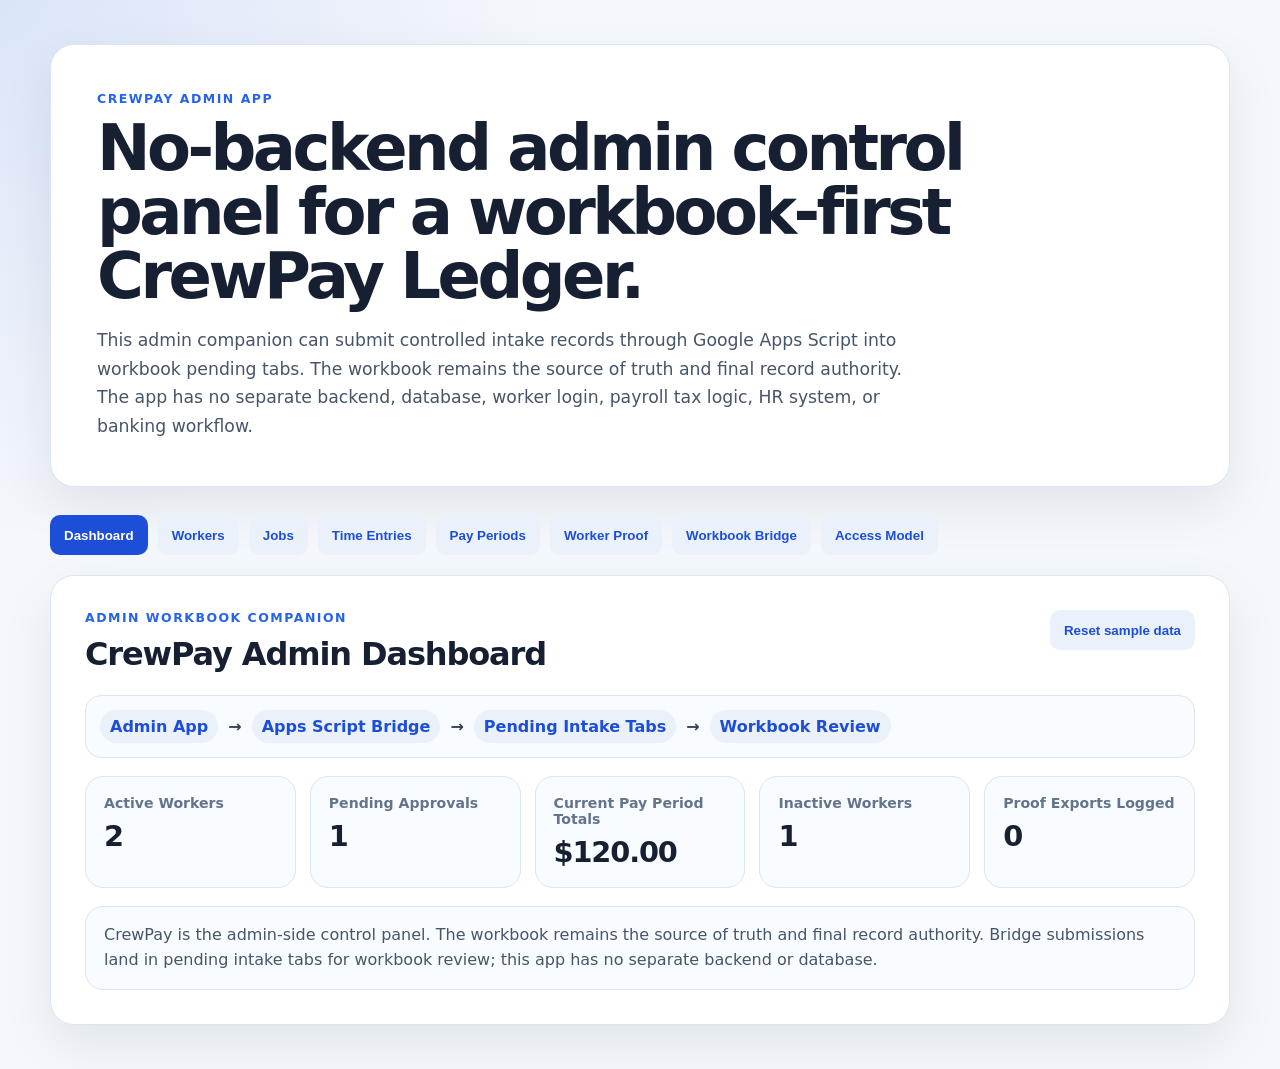
<file: index.html>
<!doctype html>
<html lang="en">
  <head>
    <meta charset="UTF-8" />
    <meta name="viewport" content="width=device-width, initial-scale=1.0" />
    <title>CrewPay Admin App | CrewPay Ledger</title>
    <link rel="stylesheet" href="./styles.css" />
  </head>
  <body>
    <header class="hero">
      <div>
        <p class="eyebrow">CrewPay Admin App</p>
        <h1>No-backend admin control panel for a workbook-first CrewPay Ledger.</h1>
        <p>
          This admin companion can submit controlled intake records through Google Apps Script into
          workbook pending tabs. The workbook remains the source of truth and final record authority.
          The app has no separate backend, database, worker login, payroll tax logic, HR system, or banking workflow.
        </p>
      </div>
    </header>

    <nav class="nav" aria-label="MVP sections">
      <button class="nav-button active" data-section="dashboard">Dashboard</button>
      <button class="nav-button" data-section="workers">Workers</button>
      <button class="nav-button" data-section="jobs">Jobs</button>
      <button class="nav-button" data-section="time">Time Entries</button>
      <button class="nav-button" data-section="periods">Pay Periods</button>
      <button class="nav-button" data-section="proof">Worker Proof</button>
      <button class="nav-button" data-section="bridge">Workbook Bridge</button>
      <button class="nav-button" data-section="access">Access Model</button>
    </nav>

    <main id="app" aria-live="polite"></main>

    <script src="./src/ledger-core.js"></script>
    <script src="./app.js"></script>
  </body>
</html>
</file>
<file: styles.css>
:root {
  color-scheme: light;
  font-family:
    Inter, ui-sans-serif, system-ui, -apple-system, BlinkMacSystemFont, "Segoe UI", sans-serif;
  background: #f4f7fb;
  color: #172033;
}

* {
  box-sizing: border-box;
}

body {
  margin: 0;
  min-height: 100vh;
  background:
    radial-gradient(circle at top left, rgba(37, 99, 235, 0.12), transparent 34rem),
    #f4f7fb;
}

.hero,
.nav,
main {
  width: min(1180px, calc(100% - 32px));
  margin: 0 auto;
}

.hero {
  padding: 44px 0 20px;
}

.hero > div,
.panel {
  background: #ffffff;
  border: 1px solid #dbe5f3;
  border-radius: 24px;
  box-shadow: 0 20px 52px rgba(15, 23, 42, 0.08);
}

.hero > div {
  padding: clamp(24px, 5vw, 46px);
}

.eyebrow {
  margin: 0 0 10px;
  color: #2563eb;
  font-size: 0.78rem;
  font-weight: 800;
  letter-spacing: 0.12em;
  text-transform: uppercase;
}

h1,
h2,
h3,
p {
  margin-top: 0;
}

h1 {
  max-width: 900px;
  margin-bottom: 18px;
  font-size: clamp(2rem, 5vw, 4.1rem);
  line-height: 1;
  letter-spacing: -0.055em;
}

.hero p:not(.eyebrow) {
  max-width: 820px;
  margin-bottom: 0;
  color: #475569;
  font-size: 1.08rem;
  line-height: 1.65;
}

.nav {
  display: flex;
  flex-wrap: wrap;
  gap: 10px;
  padding: 8px 0 20px;
}

button {
  min-height: 40px;
  cursor: pointer;
  border: 0;
  border-radius: 10px;
  padding: 10px 14px;
  background: #2563eb;
  color: #ffffff;
  font-weight: 800;
}

button:disabled {
  cursor: not-allowed;
  opacity: 0.45;
}

.secondary,
.nav-button {
  background: #eaf1fb;
  color: #1d4ed8;
}

.nav-button.active {
  background: #1d4ed8;
  color: #ffffff;
}

main {
  padding-bottom: 44px;
}

.panel {
  padding: clamp(20px, 4vw, 34px);
}

.section-title {
  display: flex;
  align-items: flex-start;
  justify-content: space-between;
  gap: 18px;
  margin-bottom: 22px;
}

.section-title h2 {
  margin-bottom: 0;
  font-size: clamp(1.5rem, 3vw, 2rem);
  letter-spacing: -0.035em;
}

.cards,
.info-grid {
  display: grid;
  grid-template-columns: repeat(auto-fit, minmax(190px, 1fr));
  gap: 14px;
}

.metric,
.info-card,
.notice,
.proof-card {
  border: 1px solid #dbe5f3;
  border-radius: 18px;
  background: #f8fbff;
}

.metric,
.info-card {
  padding: 18px;
}

.metric span {
  display: block;
  color: #64748b;
  font-size: 0.88rem;
  font-weight: 800;
}

.metric strong {
  display: block;
  margin-top: 8px;
  font-size: 1.8rem;
  letter-spacing: -0.04em;
}

.notice {
  margin-top: 18px;
  padding: 16px 18px;
  color: #475569;
  line-height: 1.55;
}

.form-grid {
  display: grid;
  grid-template-columns: repeat(auto-fit, minmax(190px, 1fr));
  gap: 14px;
  margin-bottom: 22px;
  padding: 16px;
  background: #f8fbff;
  border: 1px solid #dbe5f3;
  border-radius: 18px;
}

.form-grid.wide {
  grid-template-columns: repeat(auto-fit, minmax(160px, 1fr));
}

label {
  display: grid;
  gap: 6px;
  color: #475569;
  font-size: 0.88rem;
  font-weight: 800;
}

input,
select {
  width: 100%;
  min-height: 40px;
  border: 1px solid #cbd5e1;
  border-radius: 10px;
  padding: 8px 10px;
  color: #172033;
  font: inherit;
}

.table-wrap {
  overflow-x: auto;
}

table {
  width: 100%;
  border-collapse: collapse;
  min-width: 820px;
}

th,
td {
  border-bottom: 1px solid #e2e8f0;
  padding: 10px;
  text-align: left;
  vertical-align: top;
}

th {
  background: #eaf1fb;
  color: #1f2937;
  font-size: 0.82rem;
  text-transform: uppercase;
  letter-spacing: 0.04em;
}

td {
  color: #475569;
}

.pill {
  display: inline-flex;
  border-radius: 999px;
  padding: 4px 9px;
  background: #eef2ff;
  color: #3730a3;
  font-size: 0.78rem;
  font-weight: 800;
}

.pill.success {
  background: #dcfce7;
  color: #166534;
}

.pill.danger {
  background: #fee2e2;
  color: #991b1b;
}

.muted {
  color: #94a3b8;
}

.actions {
  display: flex;
  flex-wrap: wrap;
  gap: 8px;
}

.proof-output {
  margin-top: 18px;
}

.proof-card {
  padding: 20px;
}

.proof-meta {
  display: grid;
  grid-template-columns: repeat(auto-fit, minmax(180px, 1fr));
  gap: 12px;
  margin: 0 0 18px;
}

.proof-meta div,
.totals {
  padding: 14px;
  background: #ffffff;
  border: 1px solid #dbe5f3;
  border-radius: 14px;
}

dt {
  color: #64748b;
  font-size: 0.78rem;
  font-weight: 800;
  text-transform: uppercase;
}

dd {
  margin: 6px 0 0;
  color: #172033;
  font-weight: 800;
}

.totals {
  display: flex;
  flex-wrap: wrap;
  gap: 18px;
  margin-top: 18px;
}


.flow-strip {
  display: flex;
  flex-wrap: wrap;
  align-items: center;
  gap: 10px;
  margin: 0 0 18px;
  padding: 14px;
  border: 1px solid #dbe5f3;
  border-radius: 16px;
  background: #f8fbff;
  color: #334155;
  font-weight: 800;
}

.flow-strip span {
  padding: 7px 10px;
  border-radius: 999px;
  background: #eaf1fb;
  color: #1d4ed8;
}

.bridge-grid {
  display: grid;
  grid-template-columns: repeat(auto-fit, minmax(280px, 1fr));
  gap: 16px;
  margin-top: 18px;
}

.bridge-grid.three {
  grid-template-columns: repeat(auto-fit, minmax(260px, 1fr));
}

.bridge-card h3 {
  margin-bottom: 8px;
}

.form-grid.stack {
  grid-template-columns: 1fr;
  margin: 14px 0 0;
  padding: 0;
  border: 0;
  background: transparent;
}

.block-actions {
  margin: 14px 0;
}

.cards.compact {
  grid-template-columns: repeat(auto-fit, minmax(150px, 1fr));
  margin-top: 12px;
}

.cards.compact .metric strong {
  font-size: 1.35rem;
}

.bridge-result {
  margin-top: 18px;
  white-space: pre-wrap;
  overflow-x: auto;
  border: 1px solid #dbe5f3;
  border-radius: 16px;
  padding: 16px;
  background: #0f172a;
  color: #e2e8f0;
  font: 0.88rem/1.5 ui-monospace, SFMono-Regular, Menlo, Monaco, Consolas, "Liberation Mono", monospace;
}

.bridge-result.success {
  border-color: #86efac;
}

.bridge-result.danger {
  border-color: #fca5a5;
}

@media (max-width: 640px) {
  .hero,
  .nav,
  main {
    width: min(100% - 20px, 1180px);
  }

  .section-title {
    display: block;
  }

  .section-title button,
  .section-title .actions {
    margin-top: 12px;
  }
}

@media print {
  body {
    background: #ffffff;
  }

  .hero,
  .nav,
  .form-grid,
  .no-print,
  .notice {
    display: none !important;
  }

  main {
    width: 100%;
    padding: 0;
  }

  .panel,
  .proof-card {
    box-shadow: none;
    border: 0;
    padding: 0;
  }
}
</file>
